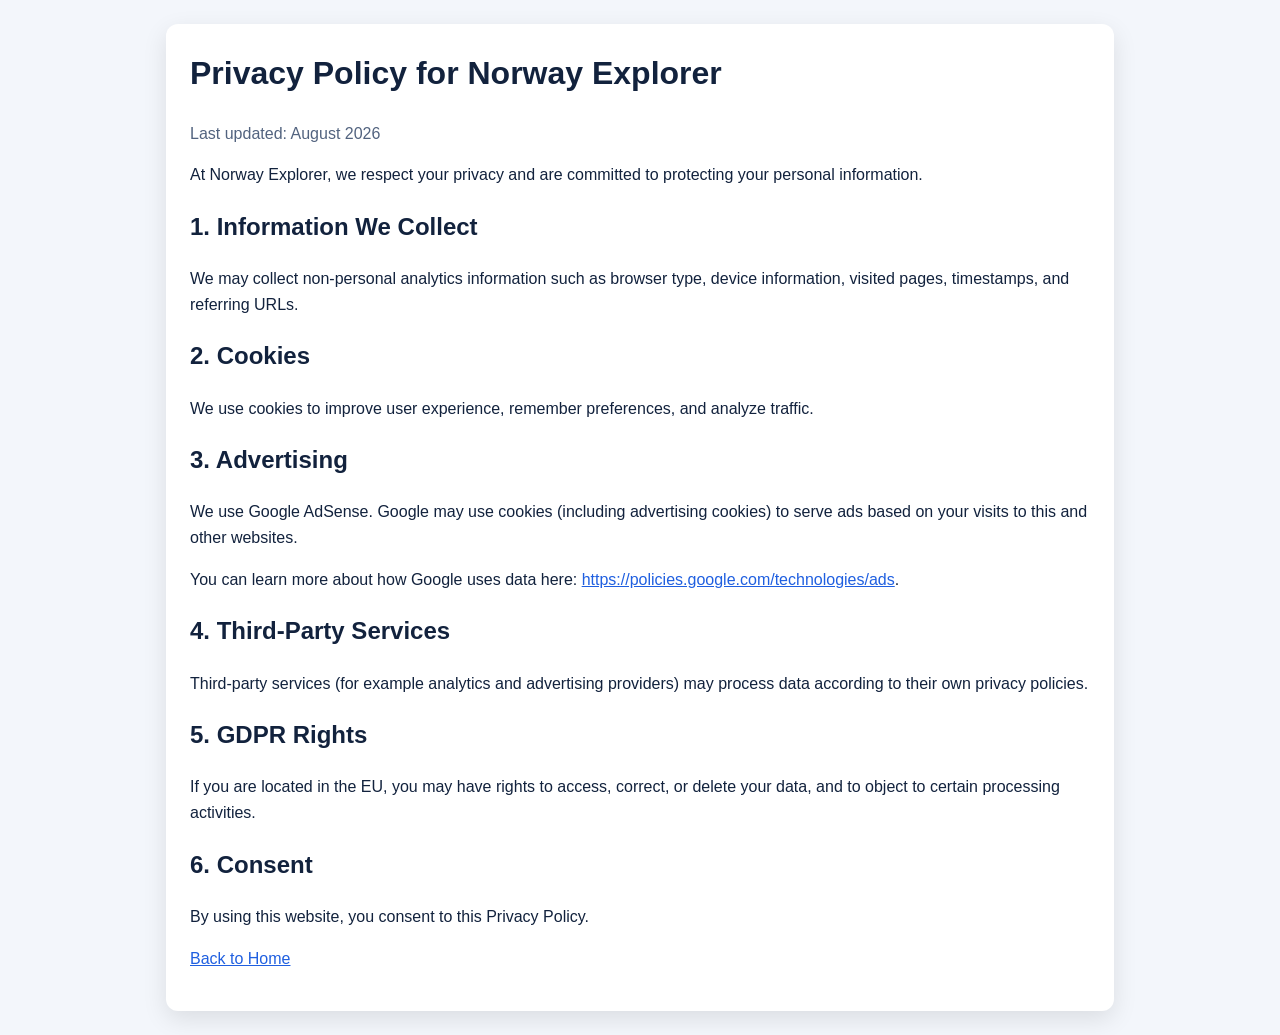
<file: privacy-policy.html>
<!DOCTYPE html>
<html lang="en">
<head>
    <meta charset="UTF-8">
    <meta name="viewport" content="width=device-width, initial-scale=1.0">
    <title>Privacy Policy | Norway Explorer</title>
    <meta name="description" content="Privacy Policy for Norway Explorer.">
    <meta name="robots" content="index,follow">
    <link rel="canonical" href="https://norway-info.vercel.app/privacy-policy.html">
    <link rel="icon" type="image/svg+xml" href="favicon.svg">
    <style>
        body { margin: 0; font-family: Arial, Helvetica, sans-serif; background: #f3f6fb; color: #12223d; line-height: 1.6; }
        main { max-width: 900px; margin: 24px auto; background: #fff; border-radius: 12px; padding: 24px; box-shadow: 0 8px 24px rgba(0,0,0,.1); }
        h1 { margin-top: 0; }
        h2 { margin-top: 20px; }
        .meta { color: #52637f; }
        a { color: #1f5fe0; }
    </style>
</head>
<body>
    <main>
        <h1>Privacy Policy for Norway Explorer</h1>
        <p class="meta">Last updated: August 2026</p>

        <p>At Norway Explorer, we respect your privacy and are committed to protecting your personal information.</p>

        <h2>1. Information We Collect</h2>
        <p>We may collect non-personal analytics information such as browser type, device information, visited pages, timestamps, and referring URLs.</p>

        <h2>2. Cookies</h2>
        <p>We use cookies to improve user experience, remember preferences, and analyze traffic.</p>

        <h2>3. Advertising</h2>
        <p>We use Google AdSense. Google may use cookies (including advertising cookies) to serve ads based on your visits to this and other websites.</p>
        <p>You can learn more about how Google uses data here: <a href="https://policies.google.com/technologies/ads" target="_blank" rel="noopener">https://policies.google.com/technologies/ads</a>.</p>

        <h2>4. Third-Party Services</h2>
        <p>Third-party services (for example analytics and advertising providers) may process data according to their own privacy policies.</p>

        <h2>5. GDPR Rights</h2>
        <p>If you are located in the EU, you may have rights to access, correct, or delete your data, and to object to certain processing activities.</p>

        <h2>6. Consent</h2>
        <p>By using this website, you consent to this Privacy Policy.</p>

        <p><a href="/">Back to Home</a></p>
    </main>
</body>
</html>
</file>
